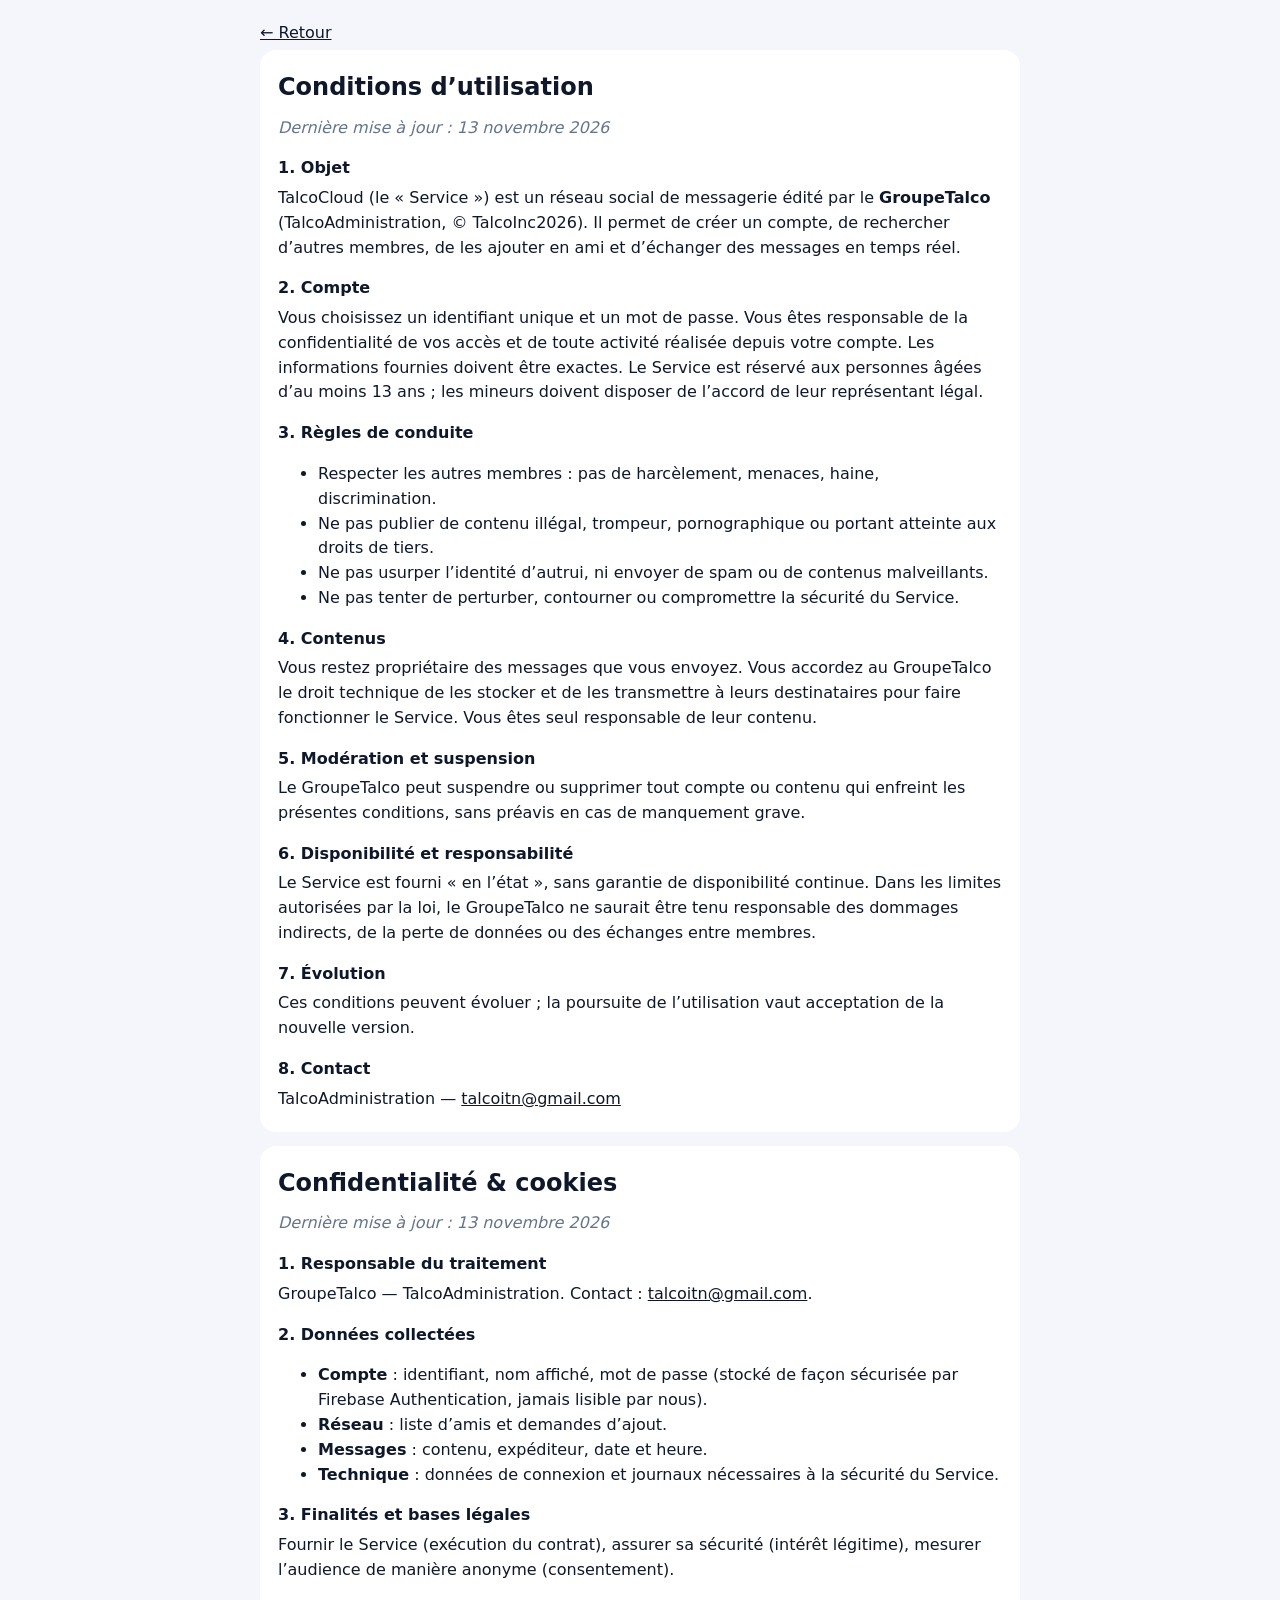
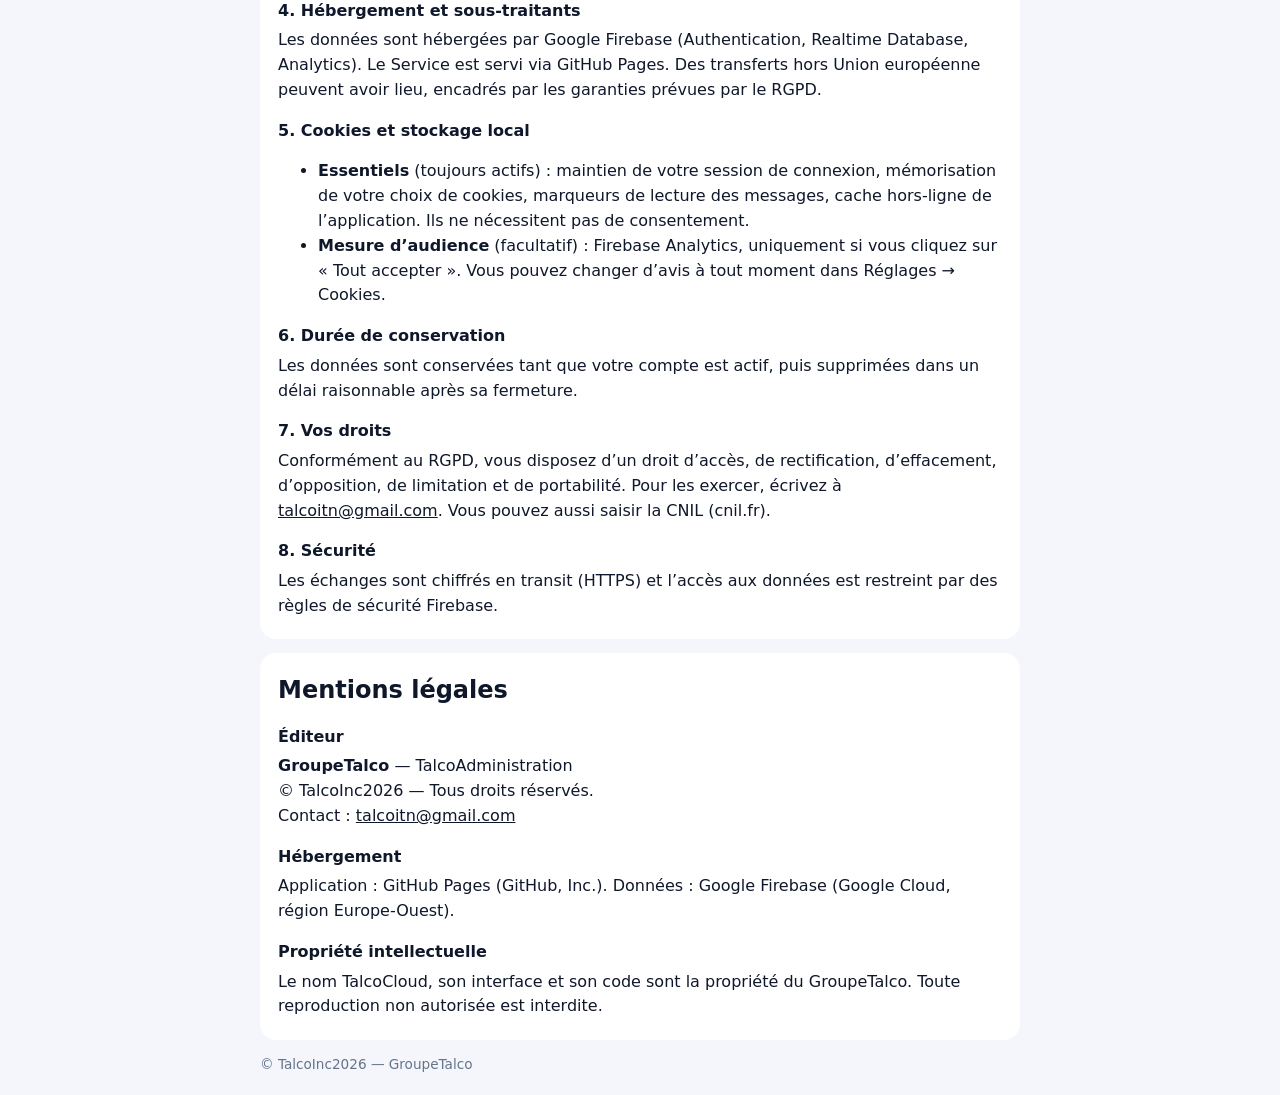
<file: legal.html>
<!doctype html><html lang="fr"><head><meta charset="utf-8"><meta name="viewport" content="width=device-width, initial-scale=1, viewport-fit=cover"><title>Informations légales | TalcoCloud</title><link rel="icon" href="favicon.ico">
<style>:root{color-scheme:light dark;--bg:#f4f6fb;--card:#fff;--tx:#0f172a;--mu:#64748b}@media(prefers-color-scheme:dark){:root{--bg:#0b1220;--card:#131c2e;--tx:#e2e8f0;--mu:#94a3b8}}
body{margin:0;background:var(--bg);color:var(--tx);font:16px/1.55 system-ui,-apple-system,"Segoe UI",sans-serif;padding:env(safe-area-inset-top,0) env(safe-area-inset-right,0) env(safe-area-inset-bottom,0) env(safe-area-inset-left,0)}
main{max-width:760px;margin:0 auto;padding:16px}section{background:var(--card);border-radius:16px;padding:16px 18px;margin:0 0 14px}h2{margin:.1em 0 .4em}h4{margin:1em 0 .2em}a{color:inherit}p{margin:.3em 0}i{color:var(--mu)}</style></head>
<body><main><p><a href="./">← Retour</a></p><section id="cgu"><h2>Conditions d’utilisation</h2>
<p><i>Dernière mise à jour : 13 novembre 2026</i></p>
<h4>1. Objet</h4><p>TalcoCloud (le « Service ») est un réseau social de messagerie édité par le <b>GroupeTalco</b> (TalcoAdministration, © TalcoInc2026). Il permet de créer un compte, de rechercher d’autres membres, de les ajouter en ami et d’échanger des messages en temps réel.</p>
<h4>2. Compte</h4><p>Vous choisissez un identifiant unique et un mot de passe. Vous êtes responsable de la confidentialité de vos accès et de toute activité réalisée depuis votre compte. Les informations fournies doivent être exactes. Le Service est réservé aux personnes âgées d’au moins 13 ans ; les mineurs doivent disposer de l’accord de leur représentant légal.</p>
<h4>3. Règles de conduite</h4><ul><li>Respecter les autres membres : pas de harcèlement, menaces, haine, discrimination.</li><li>Ne pas publier de contenu illégal, trompeur, pornographique ou portant atteinte aux droits de tiers.</li><li>Ne pas usurper l’identité d’autrui, ni envoyer de spam ou de contenus malveillants.</li><li>Ne pas tenter de perturber, contourner ou compromettre la sécurité du Service.</li></ul>
<h4>4. Contenus</h4><p>Vous restez propriétaire des messages que vous envoyez. Vous accordez au GroupeTalco le droit technique de les stocker et de les transmettre à leurs destinataires pour faire fonctionner le Service. Vous êtes seul responsable de leur contenu.</p>
<h4>5. Modération et suspension</h4><p>Le GroupeTalco peut suspendre ou supprimer tout compte ou contenu qui enfreint les présentes conditions, sans préavis en cas de manquement grave.</p>
<h4>6. Disponibilité et responsabilité</h4><p>Le Service est fourni « en l’état », sans garantie de disponibilité continue. Dans les limites autorisées par la loi, le GroupeTalco ne saurait être tenu responsable des dommages indirects, de la perte de données ou des échanges entre membres.</p>
<h4>7. Évolution</h4><p>Ces conditions peuvent évoluer ; la poursuite de l’utilisation vaut acceptation de la nouvelle version.</p>
<h4>8. Contact</h4><p>TalcoAdministration — <a class="link" href="mailto:talcoitn@gmail.com">talcoitn@gmail.com</a></p></section><section id="priv"><h2>Confidentialité & cookies</h2>
<p><i>Dernière mise à jour : 13 novembre 2026</i></p>
<h4>1. Responsable du traitement</h4><p>GroupeTalco — TalcoAdministration. Contact : <a class="link" href="mailto:talcoitn@gmail.com">talcoitn@gmail.com</a>.</p>
<h4>2. Données collectées</h4><ul><li><b>Compte</b> : identifiant, nom affiché, mot de passe (stocké de façon sécurisée par Firebase Authentication, jamais lisible par nous).</li><li><b>Réseau</b> : liste d’amis et demandes d’ajout.</li><li><b>Messages</b> : contenu, expéditeur, date et heure.</li><li><b>Technique</b> : données de connexion et journaux nécessaires à la sécurité du Service.</li></ul>
<h4>3. Finalités et bases légales</h4><p>Fournir le Service (exécution du contrat), assurer sa sécurité (intérêt légitime), mesurer l’audience de manière anonyme (consentement).</p>
<h4>4. Hébergement et sous-traitants</h4><p>Les données sont hébergées par Google Firebase (Authentication, Realtime Database, Analytics). Le Service est servi via GitHub Pages. Des transferts hors Union européenne peuvent avoir lieu, encadrés par les garanties prévues par le RGPD.</p>
<h4>5. Cookies et stockage local</h4><ul><li><b>Essentiels</b> (toujours actifs) : maintien de votre session de connexion, mémorisation de votre choix de cookies, marqueurs de lecture des messages, cache hors-ligne de l’application. Ils ne nécessitent pas de consentement.</li><li><b>Mesure d’audience</b> (facultatif) : Firebase Analytics, uniquement si vous cliquez sur « Tout accepter ». Vous pouvez changer d’avis à tout moment dans Réglages → Cookies.</li></ul>
<h4>6. Durée de conservation</h4><p>Les données sont conservées tant que votre compte est actif, puis supprimées dans un délai raisonnable après sa fermeture.</p>
<h4>7. Vos droits</h4><p>Conformément au RGPD, vous disposez d’un droit d’accès, de rectification, d’effacement, d’opposition, de limitation et de portabilité. Pour les exercer, écrivez à <a class="link" href="mailto:talcoitn@gmail.com">talcoitn@gmail.com</a>. Vous pouvez aussi saisir la CNIL (cnil.fr).</p>
<h4>8. Sécurité</h4><p>Les échanges sont chiffrés en transit (HTTPS) et l’accès aux données est restreint par des règles de sécurité Firebase.</p></section><section id="legal"><h2>Mentions légales</h2>
<h4>Éditeur</h4><p><b>GroupeTalco</b> — TalcoAdministration<br>© TalcoInc2026 — Tous droits réservés.<br>Contact : <a class="link" href="mailto:talcoitn@gmail.com">talcoitn@gmail.com</a></p>
<h4>Hébergement</h4><p>Application : GitHub Pages (GitHub, Inc.). Données : Google Firebase (Google Cloud, région Europe-Ouest).</p>
<h4>Propriété intellectuelle</h4><p>Le nom TalcoCloud, son interface et son code sont la propriété du GroupeTalco. Toute reproduction non autorisée est interdite.</p></section><p style="color:var(--mu);font-size:.85rem">© TalcoInc2026 — GroupeTalco</p></main></body></html>
</file>
